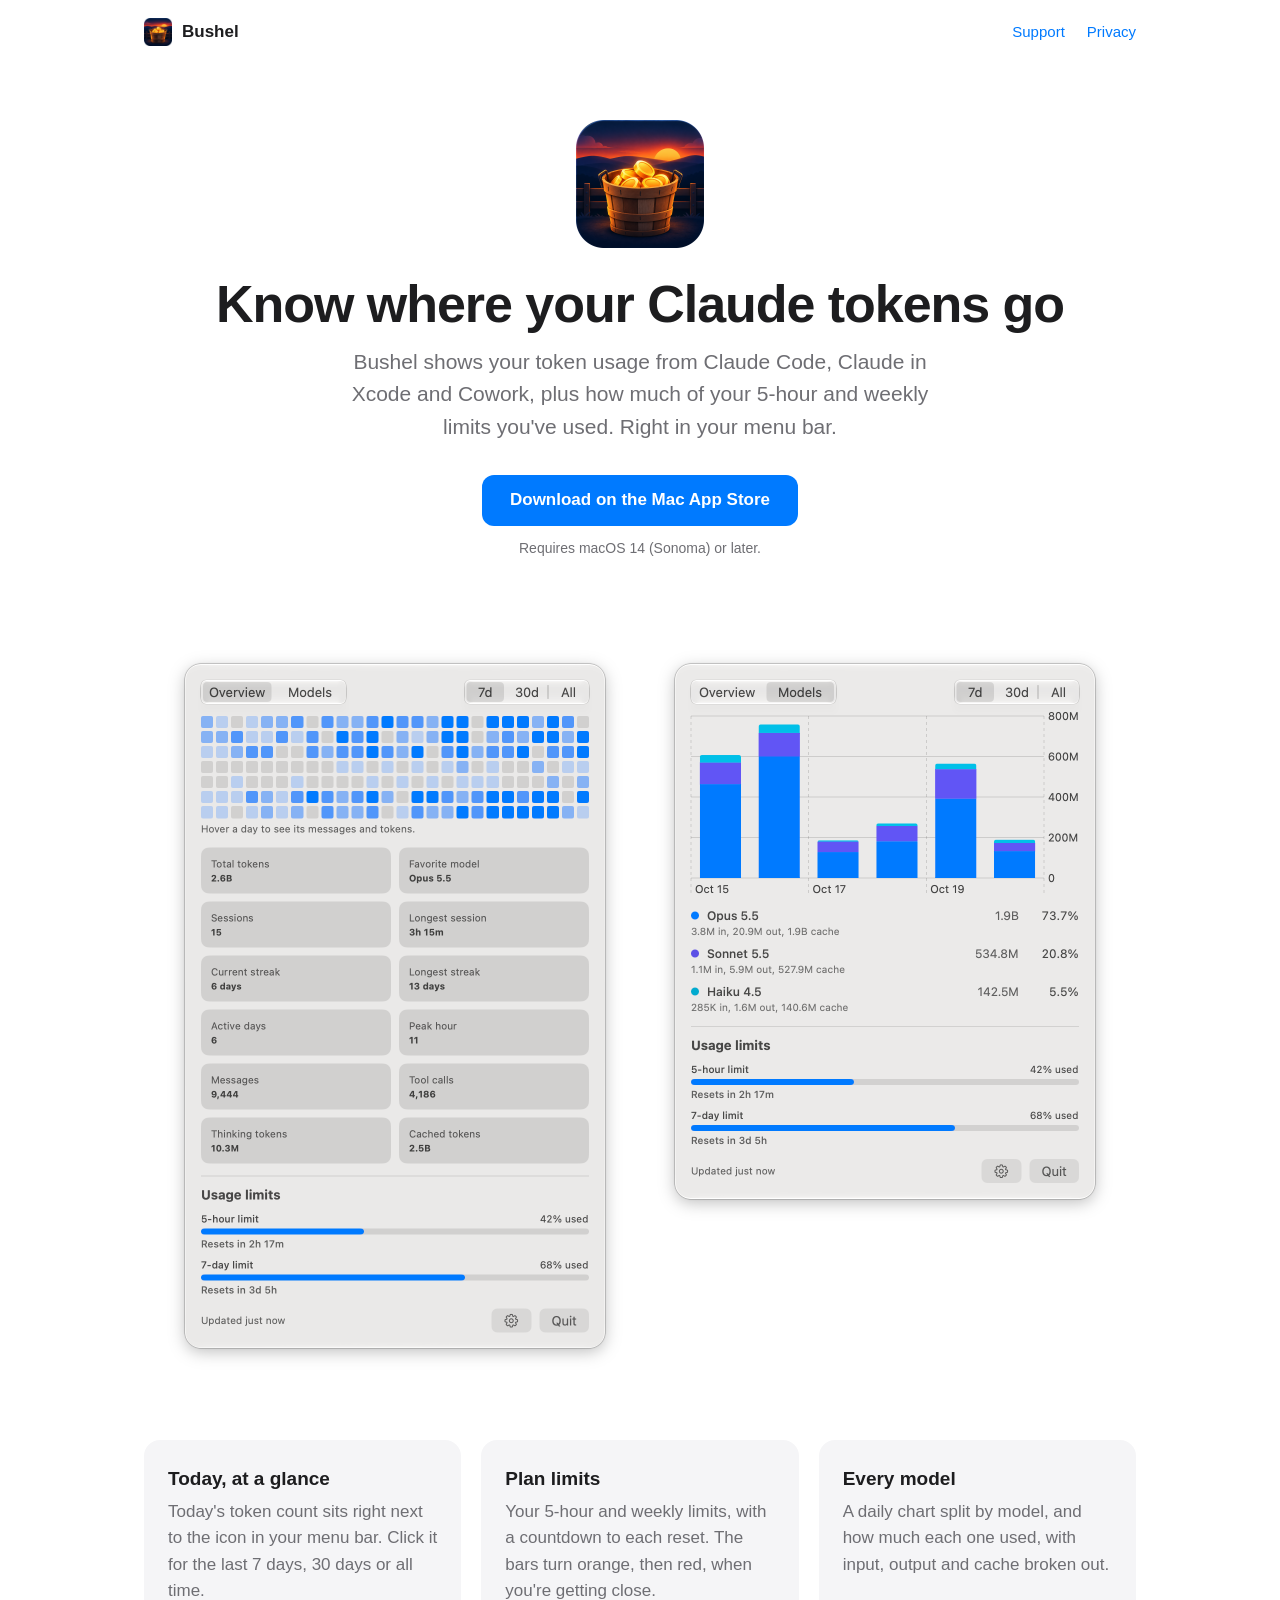
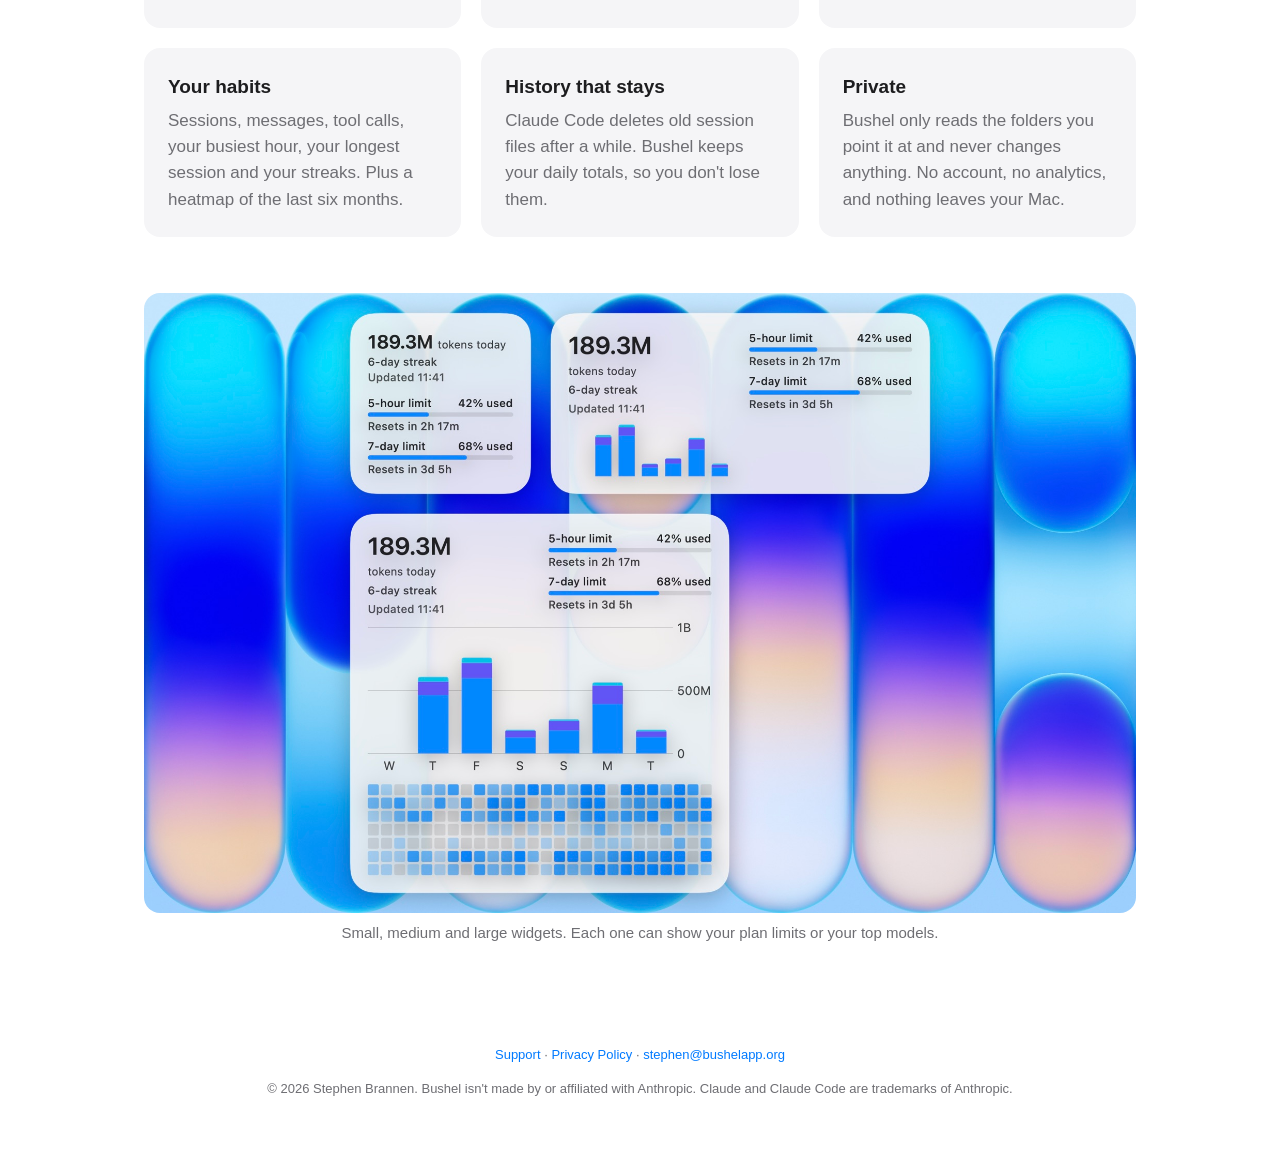
<file: index.html>
<!DOCTYPE html>
<html lang="en">
<head>
<meta charset="utf-8">
<meta name="viewport" content="width=device-width, initial-scale=1">
<title>Bushel: Claude token usage and plan limits for your Mac</title>
<meta name="description" content="See your Claude token usage and your 5-hour and weekly plan limits from the menu bar and desktop widgets. Everything stays on your Mac.">
<link rel="icon" href="icon.png">
<link rel="stylesheet" href="style.css">
</head>
<body>
<nav>
  <a class="brand" href="index.html"><img src="icon.png" alt="">Bushel</a>
  <div class="links">
    <a href="support.html">Support</a>
    <a href="privacy.html">Privacy</a>
  </div>
</nav>

<main>
  <section class="hero">
    <img class="icon" src="icon.png" alt="Bushel icon">
    <h1>Know where your Claude tokens go</h1>
    <p class="tagline">Bushel shows your token usage from Claude Code, Claude in Xcode and Cowork, plus how much of your 5-hour and weekly limits you've used. Right in your menu bar.</p>
    <a class="badge" href="https://apps.apple.com/us/app/bushel-ai-token-tracker/id6824683663">Download on the Mac App Store</a>
    <p class="requirement">Requires macOS 14 (Sonoma) or later.</p>
  </section>

  <section class="screens">
    <picture>
      <source srcset="images/overview-dark.png" media="(prefers-color-scheme: dark)">
      <img src="images/overview-light.png" width="466" height="730" alt="Bushel's Overview: a six-month activity heatmap, total tokens, sessions, streaks, messages and tool calls, with plan limits below">
    </picture>
    <picture>
      <source srcset="images/models-dark.png" media="(prefers-color-scheme: dark)">
      <img src="images/models-light.png" width="466" height="581" alt="Bushel's Models view: tokens per day stacked by model, each model's share, and plan limits">
    </picture>
  </section>

  <section class="features">
    <div class="feature">
      <h3>Today, at a glance</h3>
      <p>Today's token count sits right next to the icon in your menu bar. Click it for the last 7 days, 30 days or all time.</p>
    </div>
    <div class="feature">
      <h3>Plan limits</h3>
      <p>Your 5-hour and weekly limits, with a countdown to each reset. The bars turn orange, then red, when you're getting close.</p>
    </div>
    <div class="feature">
      <h3>Every model</h3>
      <p>A daily chart split by model, and how much each one used, with input, output and cache broken out.</p>
    </div>
    <div class="feature">
      <h3>Your habits</h3>
      <p>Sessions, messages, tool calls, your busiest hour, your longest session and your streaks. Plus a heatmap of the last six months.</p>
    </div>
    <div class="feature">
      <h3>History that stays</h3>
      <p>Claude Code deletes old session files after a while. Bushel keeps your daily totals, so you don't lose them.</p>
    </div>
    <div class="feature">
      <h3>Private</h3>
      <p>Bushel only reads the folders you point it at and never changes anything. No account, no analytics, and nothing leaves your Mac.</p>
    </div>
  </section>

  <section class="wide">
    <picture>
      <source srcset="images/widgets-dark.jpg" media="(prefers-color-scheme: dark)">
      <img src="images/widgets-light.jpg" width="1920" height="1200" alt="Bushel's small, medium and large desktop widgets showing today's tokens, plan limits and a daily chart">
    </picture>
    <p class="caption">Small, medium and large widgets. Each one can show your plan limits or your top models.</p>
  </section>
</main>

<footer>
  <p><a href="support.html">Support</a> · <a href="privacy.html">Privacy Policy</a> · <a href="mailto:stephen@bushelapp.org">stephen@bushelapp.org</a></p>
  <p>© 2026 Stephen Brannen. Bushel isn't made by or affiliated with Anthropic. Claude and Claude Code are trademarks of Anthropic.</p>
</footer>
</body>
</html>
</file>
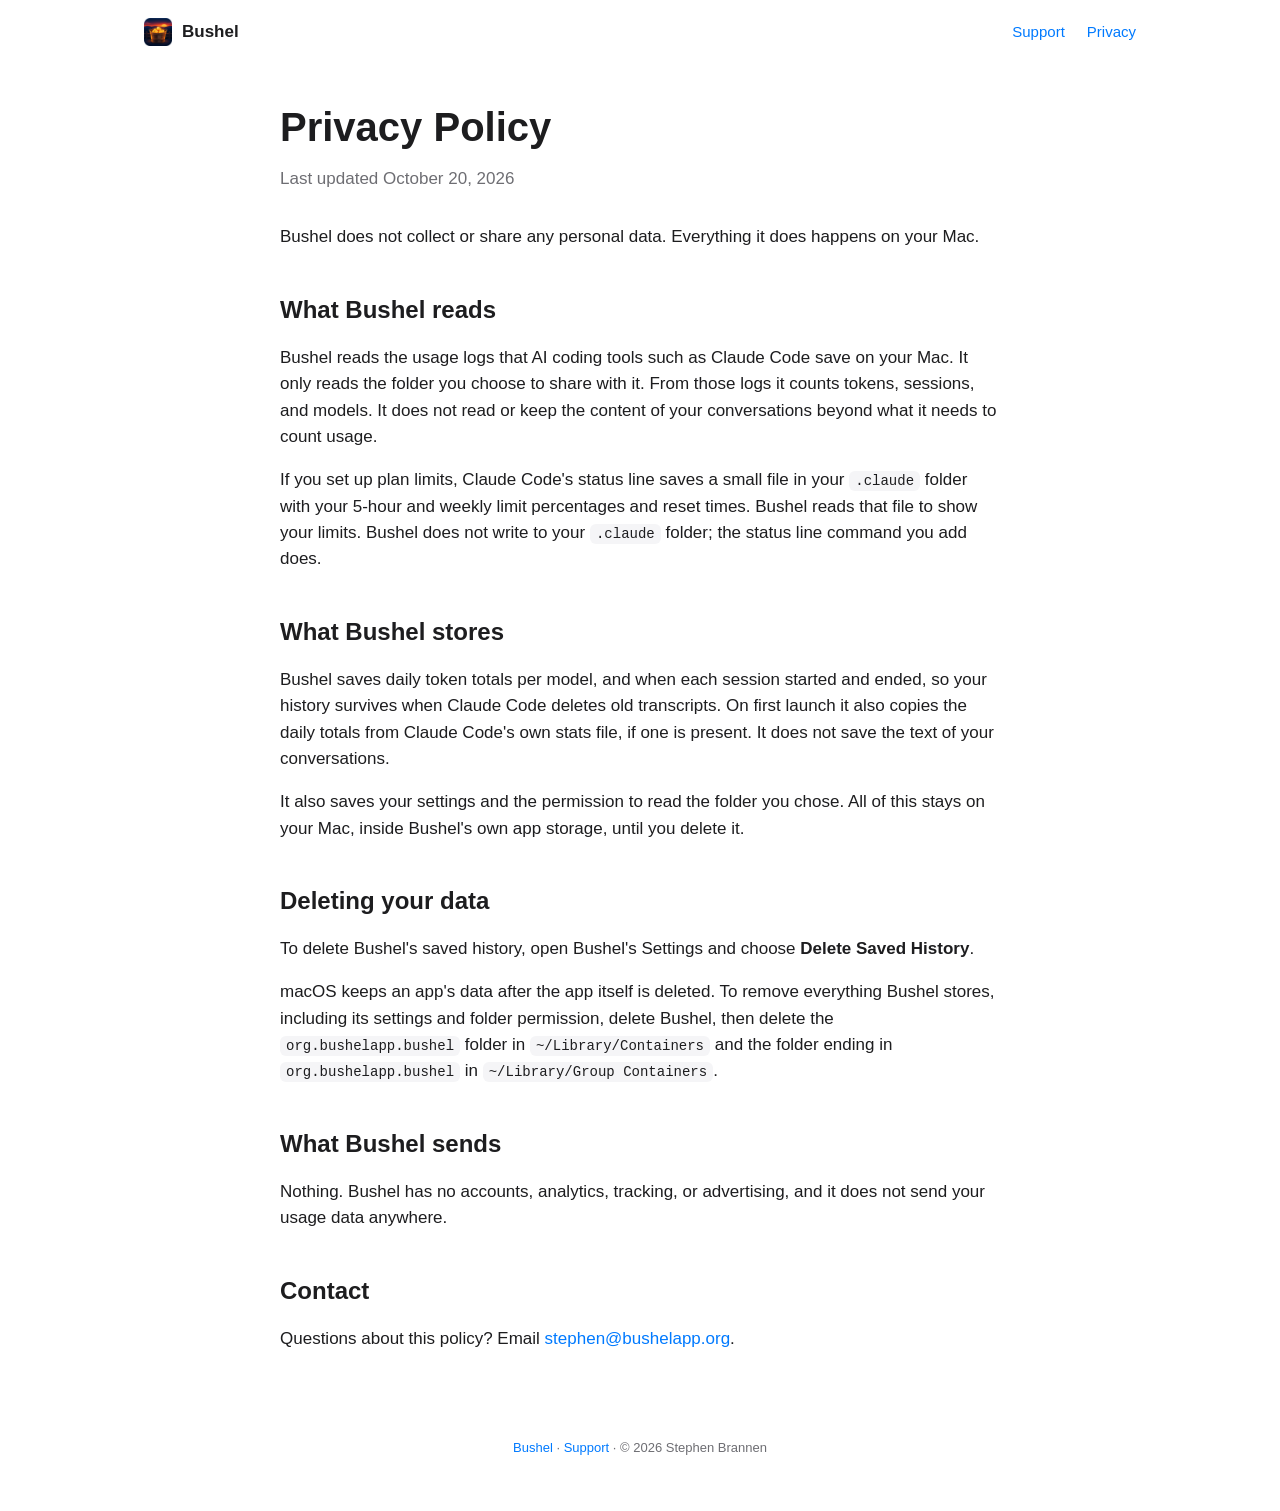
<file: privacy.html>
<!DOCTYPE html>
<html lang="en">
<head>
<meta charset="utf-8">
<meta name="viewport" content="width=device-width, initial-scale=1">
<title>Bushel Privacy Policy</title>
<link rel="icon" href="icon.png">
<link rel="stylesheet" href="style.css">
</head>
<body>
<nav>
  <a class="brand" href="index.html"><img src="icon.png" alt="">Bushel</a>
  <div class="links">
    <a href="support.html">Support</a>
    <a href="privacy.html">Privacy</a>
  </div>
</nav>

<main class="page">
  <h1>Privacy Policy</h1>
  <p class="updated">Last updated October 20, 2026</p>

  <p>Bushel does not collect or share any personal data. Everything it does happens on your Mac.</p>

  <h2>What Bushel reads</h2>
  <p>Bushel reads the usage logs that AI coding tools such as Claude Code save on your Mac. It only reads
     the folder you choose to share with it. From those logs it counts tokens, sessions, and models.
     It does not read or keep the content of your conversations beyond what it needs to count usage.</p>
  <p>If you set up plan limits, Claude Code's status line saves a small file in your <code>.claude</code> folder
     with your 5-hour and weekly limit percentages and reset times. Bushel reads that file to show your limits.
     Bushel does not write to your <code>.claude</code> folder; the status line command you add does.</p>

  <h2>What Bushel stores</h2>
  <p>Bushel saves daily token totals per model, and when each session started and ended, so your history
     survives when Claude Code deletes old transcripts. On first launch it also copies the daily totals from
     Claude Code's own stats file, if one is present. It does not save the text of your conversations.</p>
  <p>It also saves your settings and the permission to read the folder you chose. All of this stays on your
     Mac, inside Bushel's own app storage, until you delete it.</p>

  <h2>Deleting your data</h2>
  <p>To delete Bushel's saved history, open Bushel's Settings and choose <strong>Delete Saved History</strong>.</p>
  <p>macOS keeps an app's data after the app itself is deleted. To remove everything Bushel stores, including
     its settings and folder permission, delete Bushel, then delete the <code>org.bushelapp.bushel</code> folder in
     <code>~/Library/Containers</code> and the folder ending in <code>org.bushelapp.bushel</code> in
     <code>~/Library/Group Containers</code>.</p>

  <h2>What Bushel sends</h2>
  <p>Nothing. Bushel has no accounts, analytics, tracking, or advertising, and it does not send your
     usage data anywhere.</p>

  <h2>Contact</h2>
  <p>Questions about this policy? Email <a href="mailto:stephen@bushelapp.org">stephen@bushelapp.org</a>.</p>

  <footer><p><a href="index.html">Bushel</a> · <a href="support.html">Support</a> · © 2026 Stephen Brannen</p></footer>
</main>
</body>
</html>
</file>
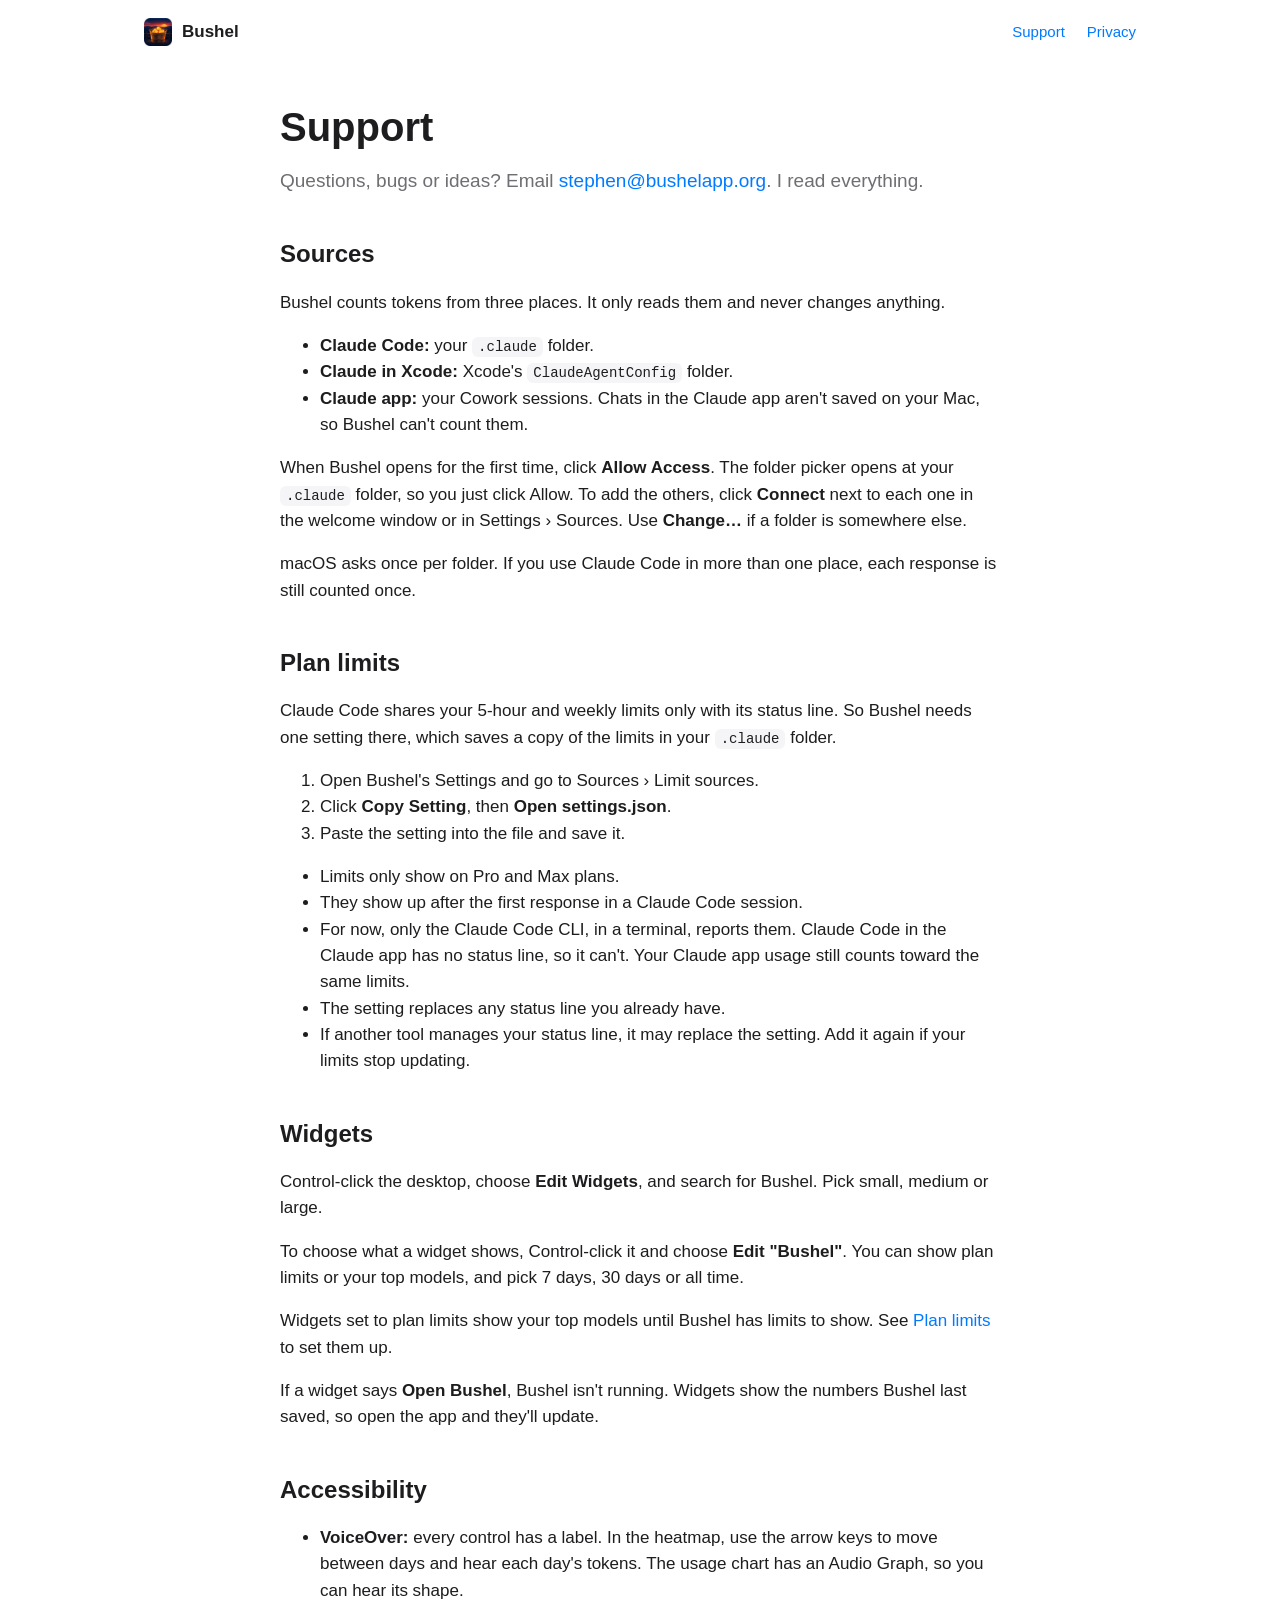
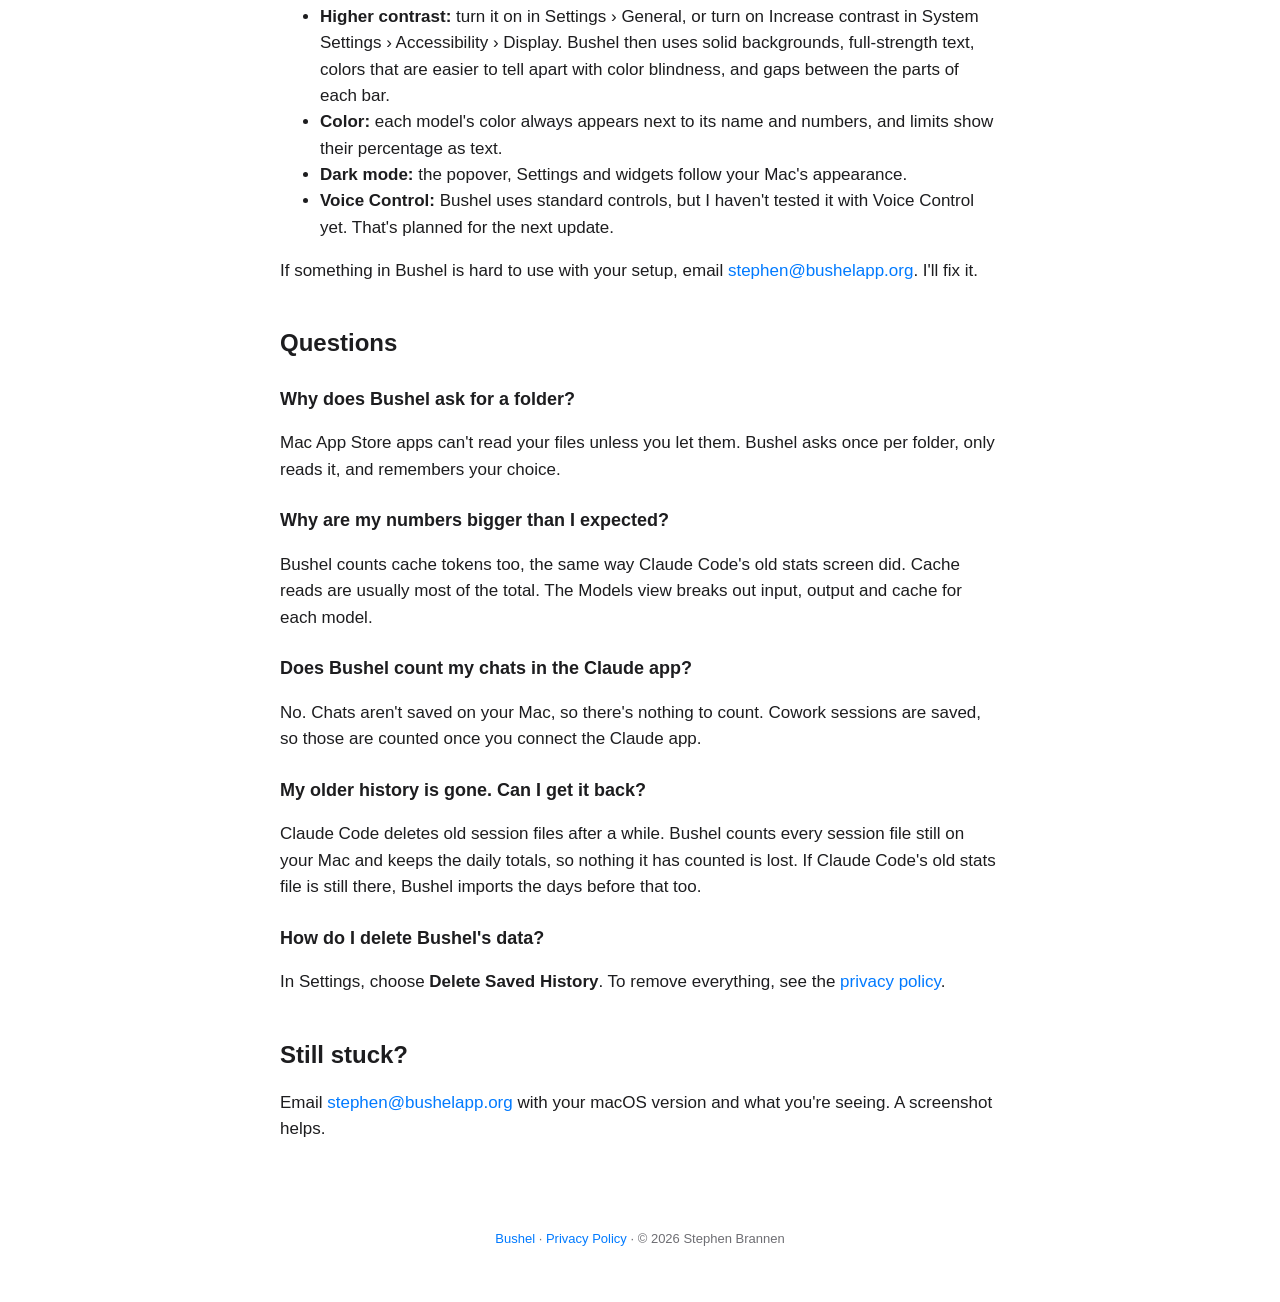
<file: support.html>
<!DOCTYPE html>
<html lang="en">
<head>
<meta charset="utf-8">
<meta name="viewport" content="width=device-width, initial-scale=1">
<title>Bushel Support</title>
<meta name="description" content="Help with setting up Bushel, plan limits and widgets, and how to get in touch.">
<link rel="icon" href="icon.png">
<link rel="stylesheet" href="style.css">
</head>
<body>
<nav>
  <a class="brand" href="index.html"><img src="icon.png" alt="">Bushel</a>
  <div class="links">
    <a href="support.html">Support</a>
    <a href="privacy.html">Privacy</a>
  </div>
</nav>

<main class="page">
  <h1>Support</h1>
  <p class="lead">Questions, bugs or ideas? Email <a href="mailto:stephen@bushelapp.org">stephen@bushelapp.org</a>. I read everything.</p>

  <h2 id="sources">Sources</h2>
  <p>Bushel counts tokens from three places. It only reads them and never changes anything.</p>
  <ul>
    <li><strong>Claude Code:</strong> your <code>.claude</code> folder.</li>
    <li><strong>Claude in Xcode:</strong> Xcode's <code>ClaudeAgentConfig</code> folder.</li>
    <li><strong>Claude app:</strong> your Cowork sessions. Chats in the Claude app aren't saved on your Mac, so Bushel can't count them.</li>
  </ul>
  <p>When Bushel opens for the first time, click <strong>Allow Access</strong>. The folder picker opens at your <code>.claude</code> folder, so you just click Allow. To add the others, click <strong>Connect</strong> next to each one in the welcome window or in Settings › Sources. Use <strong>Change…</strong> if a folder is somewhere else.</p>
  <p>macOS asks once per folder. If you use Claude Code in more than one place, each response is still counted once.</p>

  <h2 id="plan-limits">Plan limits</h2>
  <p>Claude Code shares your 5-hour and weekly limits only with its status line. So Bushel needs one setting there, which saves a copy of the limits in your <code>.claude</code> folder.</p>
  <ol>
    <li>Open Bushel's Settings and go to Sources › Limit sources.</li>
    <li>Click <strong>Copy Setting</strong>, then <strong>Open settings.json</strong>.</li>
    <li>Paste the setting into the file and save it.</li>
  </ol>
  <ul>
    <li>Limits only show on Pro and Max plans.</li>
    <li>They show up after the first response in a Claude Code session.</li>
    <li>For now, only the Claude Code CLI, in a terminal, reports them. Claude Code in the Claude app has no status line, so it can't. Your Claude app usage still counts toward the same limits.</li>
    <li>The setting replaces any status line you already have.</li>
    <li>If another tool manages your status line, it may replace the setting. Add it again if your limits stop updating.</li>
  </ul>

  <h2>Widgets</h2>
  <p>Control-click the desktop, choose <strong>Edit Widgets</strong>, and search for Bushel. Pick small, medium or large.</p>
  <p>To choose what a widget shows, Control-click it and choose <strong>Edit "Bushel"</strong>. You can show plan limits or your top models, and pick 7 days, 30 days or all time.</p>
  <p>Widgets set to plan limits show your top models until Bushel has limits to show. See <a href="#plan-limits">Plan limits</a> to set them up.</p>
  <p>If a widget says <strong>Open Bushel</strong>, Bushel isn't running. Widgets show the numbers Bushel last saved, so open the app and they'll update.</p>

  <h2 id="accessibility">Accessibility</h2>
  <ul>
    <li><strong>VoiceOver:</strong> every control has a label. In the heatmap, use the arrow keys to move between days and hear each day's tokens. The usage chart has an Audio Graph, so you can hear its shape.</li>
    <li><strong>Higher contrast:</strong> turn it on in Settings › General, or turn on Increase contrast in System Settings › Accessibility › Display. Bushel then uses solid backgrounds, full-strength text, colors that are easier to tell apart with color blindness, and gaps between the parts of each bar.</li>
    <li><strong>Color:</strong> each model's color always appears next to its name and numbers, and limits show their percentage as text.</li>
    <li><strong>Dark mode:</strong> the popover, Settings and widgets follow your Mac's appearance.</li>
    <li><strong>Voice Control:</strong> Bushel uses standard controls, but I haven't tested it with Voice Control yet. That's planned for the next update.</li>
  </ul>
  <p>If something in Bushel is hard to use with your setup, email <a href="mailto:stephen@bushelapp.org">stephen@bushelapp.org</a>. I'll fix it.</p>

  <h2>Questions</h2>

  <h3>Why does Bushel ask for a folder?</h3>
  <p>Mac App Store apps can't read your files unless you let them. Bushel asks once per folder, only reads it, and remembers your choice.</p>

  <h3>Why are my numbers bigger than I expected?</h3>
  <p>Bushel counts cache tokens too, the same way Claude Code's old stats screen did. Cache reads are usually most of the total. The Models view breaks out input, output and cache for each model.</p>

  <h3>Does Bushel count my chats in the Claude app?</h3>
  <p>No. Chats aren't saved on your Mac, so there's nothing to count. Cowork sessions are saved, so those are counted once you connect the Claude app.</p>

  <h3>My older history is gone. Can I get it back?</h3>
  <p>Claude Code deletes old session files after a while. Bushel counts every session file still on your Mac and keeps the daily totals, so nothing it has counted is lost. If Claude Code's old stats file is still there, Bushel imports the days before that too.</p>

  <h3>How do I delete Bushel's data?</h3>
  <p>In Settings, choose <strong>Delete Saved History</strong>. To remove everything, see the <a href="privacy.html">privacy policy</a>.</p>

  <h2>Still stuck?</h2>
  <p>Email <a href="mailto:stephen@bushelapp.org">stephen@bushelapp.org</a> with your macOS version and what you're seeing. A screenshot helps.</p>
</main>

<footer>
  <p><a href="index.html">Bushel</a> · <a href="privacy.html">Privacy Policy</a> · © 2026 Stephen Brannen</p>
</footer>
</body>
</html>
</file>
<file: style.css>
:root {
  color-scheme: light dark;
  --text: #1d1d1f;
  --muted: #6e6e73;
  --background: #ffffff;
  --panel: #f5f5f7;
  --accent: #007aff;
}

@media (prefers-color-scheme: dark) {
  :root {
    --text: #f5f5f7;
    --muted: #a1a1a6;
    --background: #000000;
    --panel: #1c1c1e;
    --accent: #0a84ff;
  }
}

* { box-sizing: border-box; }

body {
  font: 17px/1.55 -apple-system, BlinkMacSystemFont, "Segoe UI", sans-serif;
  margin: 0;
  color: var(--text);
  background: var(--background);
}

a { color: var(--accent); text-decoration: none; }
a:hover { text-decoration: underline; }

nav {
  display: flex; justify-content: space-between; align-items: center;
  max-width: 1040px; margin: 0 auto; padding: 18px 24px;
}
nav .brand { display: flex; align-items: center; gap: 10px; color: var(--text); font-weight: 600; }
nav .brand img { width: 28px; height: 28px; }
nav .links { display: flex; gap: 22px; font-size: 15px; }

main { max-width: 1040px; margin: 0 auto; padding: 0 24px; }

.hero { text-align: center; padding: 56px 0 24px; }
.hero img.icon { width: 128px; height: 128px; }
.hero h1 { font-size: 52px; line-height: 1.1; margin: 20px 0 12px; letter-spacing: -0.02em; }
.hero .tagline { font-size: 21px; color: var(--muted); max-width: 620px; margin: 0 auto 32px; }
.badge {
  display: inline-block; padding: 12px 28px; border-radius: 12px;
  background: var(--accent); color: #fff; font-weight: 600; font-size: 17px;
}
a.badge:hover { text-decoration: none; opacity: 0.9; }
.requirement { font-size: 14px; color: var(--muted); margin-top: 12px; }

.screens {
  display: flex; justify-content: center; align-items: flex-start; gap: 24px;
  flex-wrap: wrap; margin: 48px 0 16px;
}
.screens img { width: 100%; max-width: 466px; height: auto; }
.wide { margin: 32px 0; }
.wide img { width: 100%; height: auto; border-radius: 16px; display: block; }
.caption { text-align: center; color: var(--muted); font-size: 15px; margin: 8px 0 0; }

.features {
  display: grid; grid-template-columns: repeat(auto-fit, minmax(280px, 1fr));
  gap: 20px; margin: 56px 0;
}
.feature { background: var(--panel); border-radius: 16px; padding: 24px; }
.feature h3 { font-size: 19px; margin: 0 0 6px; }
.feature p { color: var(--muted); margin: 0; }

.page { max-width: 720px; margin: 0 auto; padding: 32px 0 0; }
.page h1 { font-size: 40px; margin: 0 0 8px; }
.page .lead { color: var(--muted); font-size: 19px; margin: 0 0 32px; }
.page h2 { font-size: 24px; margin: 40px 0 8px; }
.page h3 { font-size: 18px; margin: 24px 0 4px; }
.page code {
  font: 14px ui-monospace, SFMono-Regular, Menlo, monospace;
  background: var(--panel); padding: 2px 6px; border-radius: 6px;
}
.page .updated { color: var(--muted); margin: 0 0 32px; }

footer {
  text-align: center; font-size: 13px; color: var(--muted);
  padding: 56px 24px 40px;
}

@media (max-width: 600px) {
  nav .links { gap: 14px; }
  .hero h1 { font-size: 40px; }
  .hero .tagline { font-size: 18px; }
}
</file>
